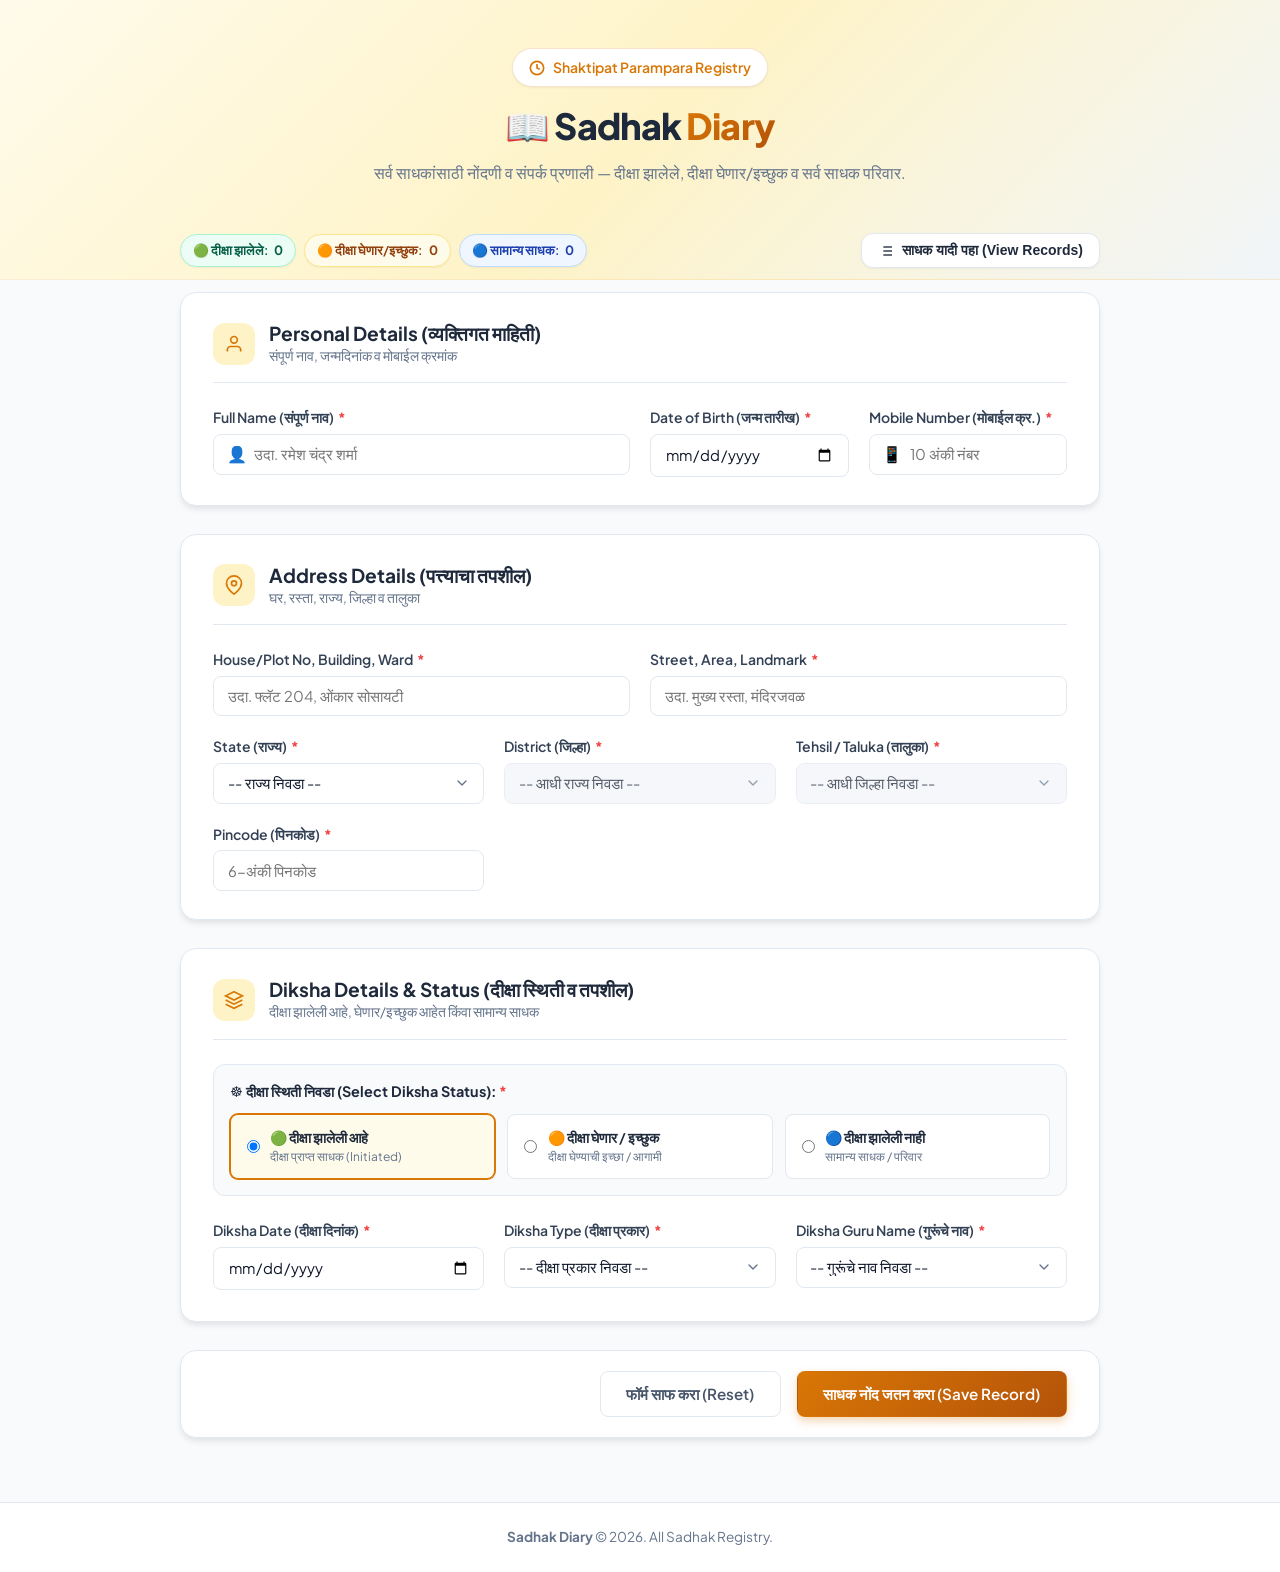
<file: standalone.html>
<!DOCTYPE html>
<html lang="en">
<head>
  <meta charset="UTF-8">
  <meta name="viewport" content="width=device-width, initial-scale=1.0">
  <title>Sadhak Diary - सर्व साधक नोंदणी वही</title>
  <link rel="preconnect" href="https://fonts.googleapis.com">
  <link rel="preconnect" href="https://fonts.gstatic.com" crossorigin>
  <link href="https://fonts.googleapis.com/css2?family=Plus+Jakarta+Sans:wght@400;500;600;700;800&display=swap" rel="stylesheet">
  <style>
    :root {
      --primary: #d97706; --primary-hover: #b45309; --primary-light: #fef3c7; --primary-focus: rgba(217, 119, 6, 0.2);
      --secondary: #0284c7; --success: #10b981; --success-bg: #ecfdf5; --success-border: #a7f3d0;
      --danger: #ef4444; --danger-bg: #fef2f2; --bg-main: #f8fafc; --card-bg: #ffffff;
      --text-main: #0f172a; --text-muted: #64748b; --text-subtle: #94a3b8; --border-color: #e2e8f0; --border-focus: #f59e0b;
      --shadow-sm: 0 1px 2px 0 rgba(0, 0, 0, 0.05); --shadow-md: 0 4px 6px -1px rgba(0, 0, 0, 0.1);
      --shadow-lg: 0 10px 15px -3px rgba(0, 0, 0, 0.08); --shadow-xl: 0 20px 25px -5px rgba(0, 0, 0, 0.1);
      --radius-sm: 8px; --radius-md: 12px; --radius-lg: 16px; --radius-full: 9999px;
      --transition: all 0.25s cubic-bezier(0.4, 0, 0.2, 1);
    }
    *, *::before, *::after { box-sizing: border-box; margin: 0; padding: 0; }
    body {
      font-family: 'Plus Jakarta Sans', system-ui, -apple-system, sans-serif;
      background-color: var(--bg-main); color: var(--text-main); line-height: 1.5; min-height: 100vh; display: flex; flex-direction: column;
    }
    .bg-decor {
      position: fixed; top: 0; left: 0; right: 0; height: 280px;
      background: linear-gradient(135deg, #fffbeb 0%, #fef3c7 50%, #f1f5f9 100%);
      z-index: -1; border-bottom: 1px solid rgba(217, 119, 6, 0.1);
    }
    .container { width: 100%; max-width: 960px; margin: 0 auto; padding: 2rem 1.25rem 4rem; }
    .app-header { text-align: center; margin-bottom: 2rem; padding: 1rem 0; }
    .logo-badge {
      display: inline-flex; align-items: center; gap: 0.5rem; padding: 0.5rem 1rem;
      background: #ffffff; border: 1px solid rgba(217, 119, 6, 0.2); border-radius: var(--radius-full);
      box-shadow: var(--shadow-sm); color: var(--primary); font-size: 0.875rem; font-weight: 600; margin-bottom: 0.75rem;
    }
    .app-title { font-size: 2.25rem; font-weight: 800; color: #1e293b; letter-spacing: -0.025em; margin-bottom: 0.5rem; }
    .app-title span.highlight {
      color: var(--primary); background: linear-gradient(135deg, #d97706, #b45309);
      -webkit-background-clip: text; -webkit-text-fill-color: transparent;
    }
    .app-subtitle { color: var(--text-muted); font-size: 1rem; max-width: 600px; margin: 0 auto; }
    .top-action-bar { display: flex; justify-content: space-between; align-items: center; margin-bottom: 1.5rem; flex-wrap: wrap; gap: 0.75rem; }
    .stats-badges-group { display: flex; align-items: center; gap: 0.5rem; flex-wrap: wrap; }
    .badge-counter {
      display: inline-flex; align-items: center; gap: 0.4rem; font-size: 0.8rem; font-weight: 600;
      padding: 0.35rem 0.75rem; border-radius: var(--radius-full); border: 1px solid var(--border-color); background: #ffffff; box-shadow: var(--shadow-sm);
    }
    .badge-counter.pill-green { border-color: #a7f3d0; color: #065f46; background: #ecfdf5; }
    .badge-counter.pill-amber { border-color: #fde68a; color: #92400e; background: #fffbeb; }
    .badge-counter.pill-blue { border-color: #bfdbfe; color: #1e40af; background: #eff6ff; }
    .btn-secondary-action {
      display: inline-flex; align-items: center; gap: 0.5rem; font-size: 0.875rem; font-weight: 600;
      color: #1e293b; background: #ffffff; padding: 0.5rem 1rem; border-radius: var(--radius-md);
      border: 1px solid var(--border-color); box-shadow: var(--shadow-sm); cursor: pointer; transition: var(--transition);
    }
    .btn-secondary-action:hover { background: #f8fafc; border-color: #cbd5e1; transform: translateY(-1px); }
    .form-card {
      background: var(--card-bg); border: 1px solid var(--border-color); border-radius: var(--radius-lg);
      box-shadow: var(--shadow-md); padding: 1.75rem 2rem; margin-bottom: 1.75rem; transition: var(--transition);
    }
    .form-card:hover { box-shadow: var(--shadow-lg); border-color: #cbd5e1; }
    .card-header { display: flex; align-items: center; gap: 0.85rem; margin-bottom: 1.5rem; padding-bottom: 1rem; border-bottom: 1px solid var(--border-color); }
    .card-icon-wrap {
      width: 42px; height: 42px; border-radius: var(--radius-md); background: var(--primary-light);
      color: var(--primary); display: flex; align-items: center; justify-content: center; font-size: 1.25rem; flex-shrink: 0;
    }
    .card-title-group h2 { font-size: 1.2rem; font-weight: 700; color: #1e293b; line-height: 1.3; }
    .card-title-group p { font-size: 0.85rem; color: var(--text-muted); }
    .status-selector-box { background: #f8fafc; border: 1.5px solid var(--border-color); border-radius: var(--radius-md); padding: 1rem; margin-bottom: 1.5rem; }
    .status-selector-title { font-size: 0.9rem; font-weight: 700; color: #1e293b; margin-bottom: 0.75rem; }
    .status-options-grid { display: grid; grid-template-columns: repeat(3, 1fr); gap: 0.75rem; }
    @media (max-width: 680px) { .status-options-grid { grid-template-columns: 1fr; } }
    .status-option-label {
      display: flex; align-items: center; gap: 0.65rem; padding: 0.75rem 1rem; background: #ffffff;
      border: 1.5px solid var(--border-color); border-radius: var(--radius-sm); cursor: pointer; transition: var(--transition);
    }
    .status-option-label.is-selected { border-color: var(--primary); background: #fffbeb; box-shadow: 0 0 0 1px var(--primary); }
    .status-text-title { font-size: 0.875rem; font-weight: 600; color: #1e293b; }
    .status-text-desc { font-size: 0.75rem; color: var(--text-muted); }
    .info-notice-box {
      background: #eff6ff; border: 1px solid #bfdbfe; border-radius: var(--radius-sm);
      padding: 0.85rem 1rem; margin-bottom: 1.25rem; display: flex; align-items: center; gap: 0.65rem; color: #1e40af; font-size: 0.85rem;
    }
    .form-grid { display: grid; grid-template-columns: repeat(12, 1fr); gap: 1.25rem; }
    .col-12 { grid-column: span 12; }
    .col-6  { grid-column: span 6; }
    .col-4  { grid-column: span 4; }
    .col-3  { grid-column: span 3; }
    @media (max-width: 768px) {
      .col-6, .col-4, .col-3 { grid-column: span 12 !important; }
      .form-card { padding: 1.25rem 1rem; }
      .container { padding: 1rem 0.75rem 3rem; }
      .app-title { font-size: 1.75rem; }
    }
    .form-group { display: flex; flex-direction: column; gap: 0.35rem; position: relative; }
    .form-label { font-size: 0.875rem; font-weight: 600; color: #334155; display: flex; align-items: center; gap: 0.25rem; }
    .required-star { color: var(--danger); font-weight: bold; }
    .input-wrapper { position: relative; display: flex; align-items: center; }
    .input-icon { position: absolute; left: 0.85rem; color: var(--text-subtle); pointer-events: none; font-size: 1rem; }
    .form-control {
      width: 100%; padding: 0.65rem 0.85rem; font-size: 0.925rem; font-family: inherit;
      color: var(--text-main); background-color: #ffffff; border: 1.5px solid var(--border-color);
      border-radius: var(--radius-sm); transition: var(--transition); outline: none;
    }
    .form-control.has-icon { padding-left: 2.5rem; }
    .form-control:focus { border-color: var(--border-focus); box-shadow: 0 0 0 3px var(--primary-focus); }
    select.form-control {
      cursor: pointer; appearance: none;
      background-image: url("data:image/svg+xml;charset=UTF-8,%3csvg xmlns='http://www.w3.org/2000/svg' viewBox='0 0 24 24' fill='none' stroke='%2364748b' stroke-width='2' stroke-linecap='round' stroke-linejoin='round'%3e%3cpolyline points='6 9 12 15 18 9'%3e%3c/polyline%3e%3c/svg%3e");
      background-repeat: no-repeat; background-position: right 0.85rem center; background-size: 1rem; padding-right: 2.5rem;
    }
    select.form-control:disabled { background-color: #f1f5f9; cursor: not-allowed; opacity: 0.7; }
    .helper-text { font-size: 0.775rem; color: var(--text-muted); }
    .error-message { font-size: 0.775rem; color: var(--danger); font-weight: 500; display: none; margin-top: 0.2rem; }
    .form-group.has-error .form-control { border-color: var(--danger); background-color: var(--danger-bg); }
    .form-group.has-error .error-message { display: block; }
    .dynamic-conditional-field {
      max-height: 0; opacity: 0; overflow: hidden;
      transition: max-height 0.35s cubic-bezier(0.4, 0, 0.2, 1), opacity 0.3s ease;
      pointer-events: none; margin-top: 0;
    }
    .dynamic-conditional-field.is-active { max-height: 120px; opacity: 1; pointer-events: auto; margin-top: 0.75rem; }
    .status-section { display: none; }
    .status-section.active { display: block; animation: fadeIn 0.3s ease forwards; }
    @keyframes fadeIn { from { opacity: 0; transform: translateY(6px); } to { opacity: 1; transform: translateY(0); } }
    .form-actions-card {
      background: var(--card-bg); border: 1px solid var(--border-color); border-radius: var(--radius-lg);
      padding: 1.25rem 2rem; box-shadow: var(--shadow-md); display: flex; align-items: center;
      justify-content: flex-end; gap: 1rem; flex-wrap: wrap;
    }
    .btn {
      display: inline-flex; align-items: center; justify-content: center; gap: 0.5rem;
      font-family: inherit; font-size: 0.95rem; font-weight: 600; padding: 0.75rem 1.6rem;
      border-radius: var(--radius-sm); border: 1px solid transparent; cursor: pointer; transition: var(--transition); text-decoration: none;
    }
    .btn-primary { background: linear-gradient(135deg, #d97706 0%, #b45309 100%); color: #ffffff; box-shadow: 0 4px 10px rgba(217, 119, 6, 0.3); }
    .btn-primary:hover { background: linear-gradient(135deg, #b45309 0%, #92400e 100%); transform: translateY(-1px); }
    .btn-outline { background: #ffffff; color: #475569; border: 1.5px solid var(--border-color); }
    .btn-outline:hover { background: #f1f5f9; color: #1e293b; }
    .success-banner {
      display: none; background: var(--success-bg); border: 1.5px solid var(--success-border);
      border-radius: var(--radius-md); padding: 1.25rem 1.5rem; margin-bottom: 2rem; box-shadow: var(--shadow-sm);
    }
    .success-banner-content { display: flex; align-items: flex-start; gap: 1rem; }
    .success-icon-wrap {
      width: 40px; height: 40px; border-radius: 50%; background: #10b981; color: #ffffff;
      display: flex; align-items: center; justify-content: center; font-size: 1.25rem; flex-shrink: 0;
    }
    .success-text h3 { font-size: 1.1rem; color: #065f46; font-weight: 700; margin-bottom: 0.25rem; }
    .success-text p { font-size: 0.875rem; color: #047857; line-height: 1.4; }
    .success-meta { margin-top: 0.5rem; font-size: 0.8rem; background: rgba(255, 255, 255, 0.7); padding: 0.4rem 0.75rem; border-radius: var(--radius-sm); display: inline-block; font-family: monospace; }
    .modal-overlay {
      position: fixed; top: 0; left: 0; right: 0; bottom: 0; background: rgba(15, 23, 42, 0.6);
      backdrop-filter: blur(4px); z-index: 9999; display: none; align-items: center; justify-content: center; padding: 1rem;
    }
    .modal-overlay.active { display: flex; }
    .modal-card {
      background: #ffffff; width: 100%; max-width: 960px; max-height: 90vh;
      border-radius: var(--radius-lg); box-shadow: var(--shadow-xl); display: flex; flex-direction: column; overflow: hidden;
    }
    .modal-header { padding: 1.25rem 1.5rem; border-bottom: 1px solid var(--border-color); display: flex; justify-content: space-between; align-items: center; background: #f8fafc; }
    .modal-header h3 { font-size: 1.25rem; color: #1e293b; display: flex; align-items: center; gap: 0.5rem; }
    .modal-close-btn { background: none; border: none; font-size: 1.5rem; color: var(--text-muted); cursor: pointer; }
    .modal-body { padding: 1.5rem; overflow-y: auto; }
    .modal-controls-row { display: flex; gap: 0.75rem; margin-bottom: 1rem; flex-wrap: wrap; align-items: center; justify-content: space-between; }
    .filter-tabs-group { display: flex; gap: 0.35rem; background: #f1f5f9; padding: 0.25rem; border-radius: var(--radius-sm); }
    .filter-tab-btn { border: none; background: transparent; padding: 0.4rem 0.8rem; font-size: 0.8rem; font-weight: 600; color: #64748b; border-radius: 6px; cursor: pointer; }
    .filter-tab-btn.active { background: #ffffff; color: #1e293b; box-shadow: var(--shadow-sm); }
    .records-table { width: 100%; border-collapse: collapse; font-size: 0.85rem; }
    .records-table th { background: #f1f5f9; color: #475569; text-align: left; padding: 0.75rem 0.85rem; font-weight: 600; border-bottom: 2px solid var(--border-color); }
    .records-table td { padding: 0.75rem 0.85rem; border-bottom: 1px solid var(--border-color); color: #334155; }
    .records-table tr:hover { background: #f8fafc; }
    .tag-badge { display: inline-block; padding: 0.2rem 0.55rem; border-radius: var(--radius-full); font-size: 0.75rem; font-weight: 600; }
    .tag-badge.badge-completed { background: #ecfdf5; color: #047857; border: 1px solid #a7f3d0; }
    .tag-badge.badge-aspiring { background: #fffbeb; color: #b45309; border: 1px solid #fde68a; }
    .tag-badge.badge-none { background: #eff6ff; color: #1d4ed8; border: 1px solid #bfdbfe; }
    .app-footer { margin-top: auto; text-align: center; padding: 1.5rem; font-size: 0.85rem; color: var(--text-muted); border-top: 1px solid var(--border-color); background: #ffffff; }
  </style>
</head>
<body>
  <div class="bg-decor"></div>

  <div class="container">
    <header class="app-header">
      <div class="logo-badge">
        <svg width="16" height="16" viewBox="0 0 24 24" fill="none" stroke="currentColor" stroke-width="2.5"><circle cx="12" cy="12" r="10"></circle><path d="M12 6v6l4 2"></path></svg>
        <span>Shaktipat Parampara Registry</span>
      </div>
      <h1 class="app-title"><span>📖</span> Sadhak <span class="highlight">Diary</span></h1>
      <p class="app-subtitle">सर्व साधकांसाठी नोंदणी व संपर्क प्रणाली — दीक्षा झालेले, दीक्षा घेणार/इच्छुक व सर्व साधक परिवार.</p>
    </header>

    <div class="top-action-bar">
      <div class="stats-badges-group">
        <div class="badge-counter pill-green"><span>🟢 दीक्षा झालेले:</span> <strong id="statCompletedCount">0</strong></div>
        <div class="badge-counter pill-amber"><span>🟠 दीक्षा घेणार/इच्छुक:</span> <strong id="statAspiringCount">0</strong></div>
        <div class="badge-counter pill-blue"><span>🔵 सामान्य साधक:</span> <strong id="statNoneCount">0</strong></div>
      </div>
      <button type="button" class="btn-secondary-action" id="openRecordsBtn">
        <svg width="16" height="16" viewBox="0 0 24 24" fill="none" stroke="currentColor" stroke-width="2"><line x1="8" y1="6" x2="21" y2="6"></line><line x1="8" y1="12" x2="21" y2="12"></line><line x1="8" y1="18" x2="21" y2="18"></line><line x1="3" y1="6" x2="3.01" y2="6"></line><line x1="3" y1="12" x2="3.01" y2="12"></line><line x1="3" y1="18" x2="3.01" y2="18"></line></svg>
        <span>साधक यादी पहा (View Records)</span>
      </button>
    </div>

    <!-- Success Message Banner -->
    <div id="successBanner" class="success-banner" role="alert">
      <div class="success-banner-content">
        <div class="success-icon-wrap">
          <svg width="22" height="22" viewBox="0 0 24 24" fill="none" stroke="currentColor" stroke-width="3"><polyline points="20 6 9 17 4 12"></polyline></svg>
        </div>
        <div class="success-text" style="flex: 1;">
          <h3 id="successTitle">नोंद यशस्वीरीत्या जतन झाली!</h3>
          <p id="successMessage">साधकांची माहिती तपासली असून डेटाबेसमध्ये सुरक्षित सेव्ह करण्यात आली आहे.</p>
          <div class="success-meta" id="successMeta">Record ID: #101 | Saved at: 12:00 PM</div>
        </div>
        <button type="button" class="btn btn-outline" id="bannerNewEntryBtn" style="padding: 0.4rem 0.8rem; font-size: 0.8rem;">+ नवीन नोंद करा</button>
      </div>
    </div>

    <!-- Form -->
    <form id="sadhakForm" novalidate>
      <!-- Personal Details -->
      <section class="form-card">
        <div class="card-header">
          <div class="card-icon-wrap"><svg width="20" height="20" viewBox="0 0 24 24" fill="none" stroke="currentColor" stroke-width="2"><path d="M20 21v-2a4 4 0 0 0-4-4H8a4 4 0 0 0-4 4v2"></path><circle cx="12" cy="7" r="4"></circle></svg></div>
          <div class="card-title-group"><h2>Personal Details (व्यक्तिगत माहिती)</h2><p>संपूर्ण नाव, जन्मदिनांक व मोबाईल क्रमांक</p></div>
        </div>
        <div class="form-grid">
          <div class="form-group col-6" id="group-fullName">
            <label for="fullName" class="form-label">Full Name (संपूर्ण नाव) <span class="required-star">*</span></label>
            <div class="input-wrapper"><span class="input-icon">👤</span><input type="text" id="fullName" class="form-control has-icon" placeholder="उदा. रमेश चंद्र शर्मा" required></div>
            <span class="error-message">कृपया संपूर्ण नाव प्रविष्ट करा.</span>
          </div>
          <div class="form-group col-3" id="group-dob">
            <label for="dob" class="form-label">Date of Birth (जन्म तारीख) <span class="required-star">*</span></label>
            <input type="date" id="dob" class="form-control" required>
            <span class="error-message">कृपया जन्म तारीख निवडा.</span>
          </div>
          <div class="form-group col-3" id="group-mobile">
            <label for="mobile" class="form-label">Mobile Number (मोबाईल क्र.) <span class="required-star">*</span></label>
            <div class="input-wrapper"><span class="input-icon">📱</span><input type="tel" id="mobile" class="form-control has-icon" placeholder="10 अंकी नंबर" maxlength="10" required></div>
            <span class="error-message">१० अंकी मोबाईल क्रमांक टाका.</span>
          </div>
        </div>
      </section>

      <!-- Address Details -->
      <section class="form-card">
        <div class="card-header">
          <div class="card-icon-wrap"><svg width="20" height="20" viewBox="0 0 24 24" fill="none" stroke="currentColor" stroke-width="2"><path d="M21 10c0 7-9 13-9 13s-9-6-9-13a9 9 0 0 1 18 0z"></path><circle cx="12" cy="10" r="3"></circle></svg></div>
          <div class="card-title-group"><h2>Address Details (पत्त्याचा तपशील)</h2><p>घर, रस्ता, राज्य, जिल्हा व तालुका</p></div>
        </div>
        <div class="form-grid">
          <div class="form-group col-6" id="group-houseBuildingWard">
            <label for="houseBuildingWard" class="form-label">House/Plot No, Building, Ward <span class="required-star">*</span></label>
            <input type="text" id="houseBuildingWard" class="form-control" placeholder="उदा. फ्लॅट 204, ओंकार सोसायटी" required>
            <span class="error-message">घराचा तपशील टाका.</span>
          </div>
          <div class="form-group col-6" id="group-streetAreaLandmark">
            <label for="streetAreaLandmark" class="form-label">Street, Area, Landmark <span class="required-star">*</span></label>
            <input type="text" id="streetAreaLandmark" class="form-control" placeholder="उदा. मुख्य रस्ता, मंदिरजवळ" required>
            <span class="error-message">रस्ता किंवा परिसर टाका.</span>
          </div>
          <div class="form-group col-4" id="group-state">
            <label for="stateSelect" class="form-label">State (राज्य) <span class="required-star">*</span></label>
            <select id="stateSelect" class="form-control" required><option value="">-- राज्य निवडा --</option></select>
            <span class="error-message">राज्य निवडा.</span>
          </div>
          <div class="form-group col-4" id="group-district">
            <label for="districtSelect" class="form-label">District (जिल्हा) <span class="required-star">*</span></label>
            <select id="districtSelect" class="form-control" disabled required><option value="">-- आधी राज्य निवडा --</option></select>
            <span class="error-message">जिल्हा निवडा.</span>
          </div>
          <div class="form-group col-4" id="group-tehsil">
            <label for="tehsilSelect" class="form-label">Tehsil / Taluka (तालुका) <span class="required-star">*</span></label>
            <select id="tehsilSelect" class="form-control" disabled required><option value="">-- आधी जिल्हा निवडा --</option></select>
            <span class="error-message">तालुका निवडा.</span>
          </div>
          <div class="form-group col-4" id="group-pincode">
            <label for="pincode" class="form-label">Pincode (पिनकोड) <span class="required-star">*</span></label>
            <input type="text" id="pincode" class="form-control" placeholder="6-अंकी पिनकोड" maxlength="6" required>
            <span class="error-message">६ अंकी पिनकोड टाका.</span>
          </div>
        </div>
      </section>

      <!-- Diksha Details & Status -->
      <section class="form-card">
        <div class="card-header">
          <div class="card-icon-wrap"><svg width="20" height="20" viewBox="0 0 24 24" fill="none" stroke="currentColor" stroke-width="2"><path d="M12 2L2 7l10 5 10-5-10-5z"></path><path d="M2 17l10 5 10-5"></path><path d="M2 12l10 5 10-5"></path></svg></div>
          <div class="card-title-group"><h2>Diksha Details & Status (दीक्षा स्थिती व तपशील)</h2><p>दीक्षा झालेली आहे, घेणार/इच्छुक आहेत किंवा सामान्य साधक</p></div>
        </div>

        <div class="status-selector-box">
          <div class="status-selector-title">☸️ दीक्षा स्थिती निवडा (Select Diksha Status): <span class="required-star">*</span></div>
          <div class="status-options-grid">
            <label class="status-option-label is-selected" id="labelStatusCompleted">
              <input type="radio" name="diksha_status" value="दीक्षा झालेली आहे" checked>
              <div><div class="status-text-title">🟢 दीक्षा झालेली आहे</div><div class="status-text-desc">दीक्षा प्राप्त साधक (Initiated)</div></div>
            </label>
            <label class="status-option-label" id="labelStatusAspiring">
              <input type="radio" name="diksha_status" value="दीक्षा घेणार / इच्छुक">
              <div><div class="status-text-title">🟠 दीक्षा घेणार / इच्छुक</div><div class="status-text-desc">दीक्षा घेण्याची इच्छा / आगामी</div></div>
            </label>
            <label class="status-option-label" id="labelStatusNone">
              <input type="radio" name="diksha_status" value="दीक्षा झालेली नाही">
              <div><div class="status-text-title">🔵 दीक्षा झालेली नाही</div><div class="status-text-desc">सामान्य साधक / परिवार</div></div>
            </label>
          </div>
        </div>

        <!-- Section 1: Completed -->
        <div id="sectionStatusCompleted" class="status-section active">
          <div class="form-grid">
            <div class="form-group col-4" id="group-dikshaDate">
              <label for="dikshaDate" class="form-label">Diksha Date (दीक्षा दिनांक) <span class="required-star">*</span></label>
              <input type="date" id="dikshaDate" class="form-control" required>
              <span class="error-message">दीक्षा दिनांक निवडा.</span>
            </div>
            <div class="form-group col-4" id="group-dikshaType">
              <label for="dikshaTypeSelect" class="form-label">Diksha Type (दीक्षा प्रकार) <span class="required-star">*</span></label>
              <select id="dikshaTypeSelect" class="form-control" required>
                <option value="">-- दीक्षा प्रकार निवडा --</option>
                <option value="Mantra Diksha">Mantra Diksha</option>
                <option value="Shaktipat Diksha">Shaktipat Diksha</option>
                <option value="Other">Other</option>
              </select>
              <div id="otherDikshaTypeWrapper" class="dynamic-conditional-field">
                <input type="text" id="dikshaTypeOther" class="form-control" placeholder="इतर प्रकार नमूद करा">
              </div>
            </div>
            <div class="form-group col-4" id="group-dikshaGuru">
              <label for="dikshaGuruSelect" class="form-label">Diksha Guru Name (गुरूंचे नाव) <span class="required-star">*</span></label>
              <select id="dikshaGuruSelect" class="form-control" required>
                <option value="">-- गुरूंचे नाव निवडा --</option>
                <option value="Swami Vishnutirth Maharaj">Swami Vishnutirth Maharaj</option>
                <option value="Swami Shivom Tirth Maharaj">Swami Shivom Tirth Maharaj</option>
                <option value="Swami Gopal Tirth Maharaj">Swami Gopal Tirth Maharaj</option>
                <option value="Swami Sureshanand Tirth Maharaj">Swami Sureshanand Tirth Maharaj</option>
                <option value="Swami Madhavanand Tirth Maharaj">Swami Madhavanand Tirth Maharaj</option>
                <option value="Other">Other</option>
              </select>
              <div id="otherGuruWrapper" class="dynamic-conditional-field">
                <input type="text" id="dikshaGuruOther" class="form-control" placeholder="गुरूंचे नाव टाईप करा">
              </div>
            </div>
          </div>
        </div>

        <!-- Section 2: Aspiring -->
        <div id="sectionStatusAspiring" class="status-section">
          <div class="info-notice-box">ℹ️ <div><strong>दीक्षा इच्छुक साधक:</strong> दीक्षा तारीख अनिवार्य नाही. तुम्ही इच्छित दीक्षा प्रकार किंवा आगामी शिबिराचा संदर्भ देऊ शकता.</div></div>
          <div class="form-grid">
            <div class="form-group col-4">
              <label class="form-label">इच्छित दीक्षा प्रकार</label>
              <select id="aspiringTypeSelect" class="form-control">
                <option value="Shaktipat Diksha">Shaktipat Diksha</option>
                <option value="Mantra Diksha">Mantra Diksha</option>
                <option value="मार्गदर्शन हवे आहे">मार्गदर्शन हवे आहे</option>
              </select>
            </div>
            <div class="form-group col-4">
              <label class="form-label">इच्छित गुरू / परंपरा</label>
              <select id="aspiringGuruSelect" class="form-control">
                <option value="आश्रम मार्गदर्शन">आश्रम मार्गदर्शन</option>
                <option value="Swami Vishnutirth Maharaj Parampara">Swami Vishnutirth Maharaj Parampara</option>
                <option value="Swami Shivom Tirth Maharaj Parampara">Swami Shivom Tirth Maharaj Parampara</option>
                <option value="Swami Gopal Tirth Maharaj Parampara">Swami Gopal Tirth Maharaj Parampara</option>
              </select>
            </div>
            <div class="form-group col-4">
              <label class="form-label">अपेक्षित तारीख / शिबिर</label>
              <input type="date" id="aspiringDateInput" class="form-control">
            </div>
            <div class="form-group col-12">
              <label class="form-label">काही पूर्व-साधना / टिप्पणी</label>
              <input type="text" id="aspiringNotesInput" class="form-control" placeholder="उदा. नियमित नामजप/ध्यान, आगामी शिबिरासाठी इच्छुक">
            </div>
          </div>
        </div>

        <!-- Section 3: None -->
        <div id="sectionStatusNone" class="status-section">
          <div class="info-notice-box" style="background: #f0fdf4; border-color: #bbf7d0; color: #166534;">🌸 <div><strong>सामान्य साधक / परिवार सदस्य:</strong> दीक्षा दिनांक किंवा गुरू अनिवार्य नाहीत.</div></div>
          <div class="form-grid">
            <div class="form-group col-6">
              <label class="form-label">साधनेची रुची / सहभाग</label>
              <select id="generalInterestSelect" class="form-control">
                <option value="सत्संग व ध्यान">सत्संग व ध्यान</option>
                <option value="नामजप व ग्रंथ वाचन">नामजप व ग्रंथ वाचन</option>
                <option value="आश्रम सेवा व दर्शन">आश्रम सेवा व दर्शन</option>
                <option value="सामान्य साधक">सामान्य साधक</option>
              </select>
            </div>
            <div class="form-group col-6">
              <label class="form-label">विशेष टिप्पणी / संदर्भ</label>
              <input type="text" id="generalNotesInput" class="form-control" placeholder="उदा. सत्संग मंडळ सदस्य">
            </div>
          </div>
        </div>
      </section>

      <div class="form-actions-card">
        <button type="button" id="resetBtn" class="btn btn-outline">फॉर्म साफ करा (Reset)</button>
        <button type="submit" id="submitBtn" class="btn btn-primary">साधक नोंद जतन करा (Save Record)</button>
      </div>
    </form>
  </div>

  <!-- Records Modal -->
  <div id="recordsModal" class="modal-overlay">
    <div class="modal-card">
      <div class="modal-header">
        <h3>डेटाबेसमधील सर्व साधकांची यादी (Sadhak Directory)</h3>
        <button type="button" class="modal-close-btn" id="closeRecordsBtn">&times;</button>
      </div>
      <div class="modal-body">
        <div class="modal-controls-row">
          <div class="filter-tabs-group">
            <button type="button" class="filter-tab-btn active" data-status="all">सर्व (All)</button>
            <button type="button" class="filter-tab-btn" data-status="दीक्षा झालेली आहे">🟢 दीक्षा झालेले</button>
            <button type="button" class="filter-tab-btn" data-status="दीक्षा घेणार / इच्छुक">🟠 दीक्षा घेणार/इच्छुक</button>
            <button type="button" class="filter-tab-btn" data-status="दीक्षा झालेली नाही">🔵 सामान्य साधक</button>
          </div>
        </div>
        <div style="margin-bottom: 1rem;"><input type="text" id="recordSearchInput" class="form-control" placeholder="नाव, मोबाईल, जिल्हा शोधा..."></div>
        <div style="overflow-x: auto;">
          <table class="records-table">
            <thead>
              <tr><th>ID</th><th>साधकाचे नाव</th><th>मोबाईल</th><th>स्थान</th><th>दीक्षा स्थिती</th><th>तपशील</th><th>गुरू / संदर्भ</th></tr>
            </thead>
            <tbody id="recordsTableBody"></tbody>
          </table>
        </div>
      </div>
    </div>
  </div>

  <footer class="app-footer"><p><strong>Sadhak Diary</strong> &copy; 2026. All Sadhak Registry.</p></footer>

  <script>
    const INDIAN_LOCATIONS = {
      "Maharashtra": {
        "Pune": ["Pune City", "Haveli", "Shirur", "Baramati", "Junnar", "Khed"],
        "Nashik": ["Nashik", "Sinnar", "Igatpuri", "Dindori", "Niphad"],
        "Nagpur": ["Nagpur Urban", "Nagpur Rural", "Kamptee", "Hingna", "Katol"],
        "Mumbai City": ["Colaba", "Fort", "Dadar", "Worli"],
        "Thane": ["Thane", "Kalyan", "Bhiwandi", "Ulhasnagar"]
      },
      "Madhya Pradesh": {
        "Indore": ["Indore", "Depalpur", "Sanwer", "Mhow", "Rau"],
        "Dewas": ["Dewas", "Sonkatch", "Bagli", "Kannod", "Tonk Khurd"],
        "Ujjain": ["Ujjain", "Badnagar", "Mahidpur", "Tarana", "Nagda"],
        "Bhopal": ["Huzur", "Berasia", "Kolar"]
      },
      "Gujarat": { "Ahmedabad": ["Ahmedabad City", "Daskroi", "Sanand"], "Vadodara": ["Vadodara", "Padra"] },
      "Other State": { "Other District": ["Other Tehsil"] }
    };

    document.addEventListener('DOMContentLoaded', () => {
      const stateSelect = document.getElementById('stateSelect');
      const districtSelect = document.getElementById('districtSelect');
      const tehsilSelect = document.getElementById('tehsilSelect');
      const statusRadios = document.querySelectorAll('input[name="diksha_status"]');
      const secCompleted = document.getElementById('sectionStatusCompleted');
      const secAspiring = document.getElementById('sectionStatusAspiring');
      const secNone = document.getElementById('sectionStatusNone');
      const dikshaTypeSelect = document.getElementById('dikshaTypeSelect');
      const otherDikshaTypeWrapper = document.getElementById('otherDikshaTypeWrapper');
      const dikshaGuruSelect = document.getElementById('dikshaGuruSelect');
      const otherGuruWrapper = document.getElementById('otherGuruWrapper');

      // Populate States
      Object.keys(INDIAN_LOCATIONS).sort().forEach(s => {
        const opt = document.createElement('option'); opt.value = s; opt.textContent = s; stateSelect.appendChild(opt);
      });

      stateSelect.addEventListener('change', () => {
        const s = stateSelect.value;
        districtSelect.innerHTML = '<option value="">-- जिल्हा निवडा --</option>';
        tehsilSelect.innerHTML = '<option value="">-- आधी जिल्हा निवडा --</option>';
        tehsilSelect.disabled = true;
        if (s && INDIAN_LOCATIONS[s]) {
          districtSelect.disabled = false;
          Object.keys(INDIAN_LOCATIONS[s]).sort().forEach(d => {
            const opt = document.createElement('option'); opt.value = d; opt.textContent = d; districtSelect.appendChild(opt);
          });
        } else { districtSelect.disabled = true; }
      });

      districtSelect.addEventListener('change', () => {
        const s = stateSelect.value, d = districtSelect.value;
        tehsilSelect.innerHTML = '<option value="">-- तालुका निवडा --</option>';
        if (d && INDIAN_LOCATIONS[s] && INDIAN_LOCATIONS[s][d]) {
          tehsilSelect.disabled = false;
          INDIAN_LOCATIONS[s][d].forEach(t => {
            const opt = document.createElement('option'); opt.value = t; opt.textContent = t; tehsilSelect.appendChild(opt);
          });
        } else { tehsilSelect.disabled = true; }
      });

      function handleStatus() {
        const val = document.querySelector('input[name="diksha_status"]:checked').value;
        document.querySelectorAll('.status-option-label').forEach(lbl => {
          lbl.classList.toggle('is-selected', lbl.querySelector('input').checked);
        });
        secCompleted.classList.toggle('active', val === 'दीक्षा झालेली आहे');
        secAspiring.classList.toggle('active', val === 'दीक्षा घेणार / इच्छुक');
        secNone.classList.toggle('active', val === 'दीक्षा झालेली नाही');
      }

      statusRadios.forEach(r => r.addEventListener('change', handleStatus));

      dikshaTypeSelect.addEventListener('change', () => {
        otherDikshaTypeWrapper.classList.toggle('is-active', dikshaTypeSelect.value === 'Other');
      });
      dikshaGuruSelect.addEventListener('change', () => {
        otherGuruWrapper.classList.toggle('is-active', dikshaGuruSelect.value === 'Other');
      });

      document.getElementById('mobile').addEventListener('input', e => e.target.value = e.target.value.replace(/\D/g, '').slice(0, 10));
      document.getElementById('pincode').addEventListener('input', e => e.target.value = e.target.value.replace(/\D/g, '').slice(0, 6));

      // Submit
      document.getElementById('sadhakForm').addEventListener('submit', async (e) => {
        e.preventDefault();
        const fn = document.getElementById('fullName').value.trim();
        const mob = document.getElementById('mobile').value.trim();
        const dob = document.getElementById('dob').value;
        const st = stateSelect.value, dist = districtSelect.value, teh = tehsilSelect.value;
        const pin = document.getElementById('pincode').value;
        const status = document.querySelector('input[name="diksha_status"]:checked').value;

        if (!fn || mob.length !== 10 || !dob || !st || !dist || !teh || pin.length !== 6) {
          alert('कृपया सर्व आवश्यक माहिती अचूक भरा.'); return;
        }

        const payload = {
          full_name: fn, dob, mobile: mob,
          house_building_ward: document.getElementById('houseBuildingWard').value.trim() || '-',
          street_area_landmark: document.getElementById('streetAreaLandmark').value.trim() || '-',
          state: st, district: dist, tehsil: teh, pincode: pin,
          diksha_status: status,
          diksha_date: status === 'दीक्षा झालेली आहे' ? document.getElementById('dikshaDate').value : null,
          diksha_type: status === 'दीक्षा झालेली आहे' ? dikshaTypeSelect.value : (status === 'दीक्षा घेणार / इच्छुक' ? document.getElementById('aspiringTypeSelect').value : 'लागू नाही'),
          diksha_guru: status === 'दीक्षा झालेली आहे' ? dikshaGuruSelect.value : (status === 'दीक्षा घेणार / इच्छुक' ? document.getElementById('aspiringGuruSelect').value : 'लागू नाही'),
          interest_notes: status === 'दीक्षा झालेली नाही' ? document.getElementById('generalInterestSelect').value : (status === 'दीक्षा घेणार / इच्छुक' ? document.getElementById('aspiringNotesInput').value : 'दीक्षा प्राप्त')
        };

        try {
          const res = await fetch('/api/sadhaks', { method: 'POST', headers: {'Content-Type': 'application/json'}, body: JSON.stringify(payload) });
          const d = await res.json();
          if (d.success) { showBanner(fn, '#' + d.record_id, status); updateCounts(); return; }
        } catch(err) {}

        const recs = JSON.parse(localStorage.getItem('sadhak_records') || '[]');
        payload.id = recs.length + 1;
        recs.push(payload);
        localStorage.setItem('sadhak_records', JSON.stringify(recs));
        showBanner(fn, 'LOC-#' + payload.id, status);
        updateCounts();
      });

      function showBanner(name, id, status) {
        document.getElementById('successTitle').textContent = 'नोंद यशस्वीरीत्या जतन झाली!';
        document.getElementById('successMessage').innerHTML = `साधक <strong>${name}</strong> (${status}) यांची नोंद डेटाबेसमध्ये जतन झाली.`;
        document.getElementById('successMeta').textContent = `Record ID: ${id} | वेळ: ` + new Date().toLocaleTimeString();
        document.getElementById('successBanner').style.display = 'block';
        document.getElementById('sadhakForm').reset();
        handleStatus();
      }

    function renderBirthdays(list) {
      if (!list.length) {
        document.getElementById('birthdaysGrid').innerHTML = '<p style="text-align:center;padding:2rem;">पुढील ३० दिवसांत कोणतेही वाढदिवस नाहीत.</p>';
        return;
      }
      const EMOJI_BLESSINGS = "\u{1F339}\u{1F9C3}\u{1F36D}\u{1F36B}\u{1F36C}\u{1F9C9}\u{1F959}\u{1FAB7}\u{1F353}\u{1F34D}\u{1F351}\u{1F490}\u{1FAD3}\u{1FAD0}\u{1F34E}\u{1F35F}\u{1F360}\u{1F345}\u{1F350}\u{1F352}\u{1F96D}\u{1F96F}\u{1F32D}\u{1F339}";
      const EMOJI_PRAY = "\u{1F64F}\u{1F339}";

      document.getElementById('birthdaysGrid').innerHTML = list.map(item => {
        const salutationName = item.full_name.trim();
        const locLine = item.district ? `${item.street_area_landmark || ''}, ${item.district}\n` : '';
        const wishMsg = `आ श्री ${salutationName}\n${locLine}भाऊजी आज आपला वाढदिवस आहे या शुभ दिनाच्या आपल्याला खूप खूप खूप शुभेच्छा ${EMOJI_PRAY}\nप पू श्री गुरुदेव जी चे आशीर्वाद सदैव आपल्या पाठीशी आहेत ${EMOJI_BLESSINGS}`;
        const waLink = `https://api.whatsapp.com/send?phone=91${item.mobile}&text=${encodeURIComponent(wishMsg)}`;
        
        return `
          <div class="anniversary-card">
            <div class="anniversary-name">${item.full_name}</div>
            <div>जन्म तारीख: ${item.dob}</div>
            <div style="display:flex;gap:0.4rem;flex-wrap:wrap;margin-top:0.6rem;">
              <a href="${waLink}" target="_blank" class="btn-whatsapp-wish" style="flex:1;">
                📲 WhatsApp वर पाठवा
              </a>
              <button type="button" class="btn btn-outline btn-copy-msg" data-msg="${wishMsg.replace(/"/g, '&quot;')}" style="padding:0.4rem 0.6rem;font-size:0.8rem;border:1px solid #cbd5e1;background:#fff;border-radius:6px;cursor:pointer;">
                📋 कॉपी
              </button>
            </div>
          </div>
        `;
      }).join('');

      document.querySelectorAll('.btn-copy-msg').forEach(btn => {
        btn.addEventListener('click', () => {
          const msg = btn.dataset.msg;
          if (navigator.clipboard) {
            navigator.clipboard.writeText(msg).then(() => {
              const orig = btn.innerHTML;
              btn.innerHTML = '✅ कॉपी झाले!';
              setTimeout(() => btn.innerHTML = orig, 2500);
            });
          }
        });
      });
    }

      // Modal
      const modal = document.getElementById('recordsModal');
      document.getElementById('openRecordsBtn').addEventListener('click', async () => {
        modal.classList.add('active');
        let recs = [];
        try { const res = await fetch('/api/sadhaks'); if (res.ok) recs = await res.json(); } catch(e) {}
        if (!recs.length) recs = JSON.parse(localStorage.getItem('sadhak_records') || '[]');
        renderTbl(recs);
      });

      function renderTbl(recs) {
        const tbody = document.getElementById('recordsTableBody');
        if (!recs.length) { tbody.innerHTML = '<tr><td colspan="7" style="text-align:center;padding:2rem;">नोंदी सापडल्या नाहीत.</td></tr>'; return; }
        tbody.innerHTML = recs.map(r => `
          <tr>
            <td><strong>#${r.id}</strong></td>
            <td><strong>${r.full_name}</strong><br><small>DOB: ${r.dob}</small></td>
            <td>${r.mobile}</td>
            <td>${r.district}, ${r.state}</td>
            <td><span class="tag-badge ${r.diksha_status === 'दीक्षा झालेली आहे' ? 'badge-completed' : (r.diksha_status === 'दीक्षा घेणार / इच्छुक' ? 'badge-aspiring' : 'badge-none')}">${r.diksha_status}</span></td>
            <td>${r.diksha_date ? 'दिनांक: ' + r.diksha_date : (r.interest_notes || '-')}</td>
            <td>${r.diksha_guru || '-'}</td>
          </tr>
        `).join('');
      }

      document.getElementById('closeRecordsBtn').addEventListener('click', () => modal.classList.remove('active'));
      document.getElementById('bannerNewEntryBtn').addEventListener('click', () => document.getElementById('successBanner').style.display = 'none');
      updateCounts();
    });
  </script>
</body>
</html>
</file>
